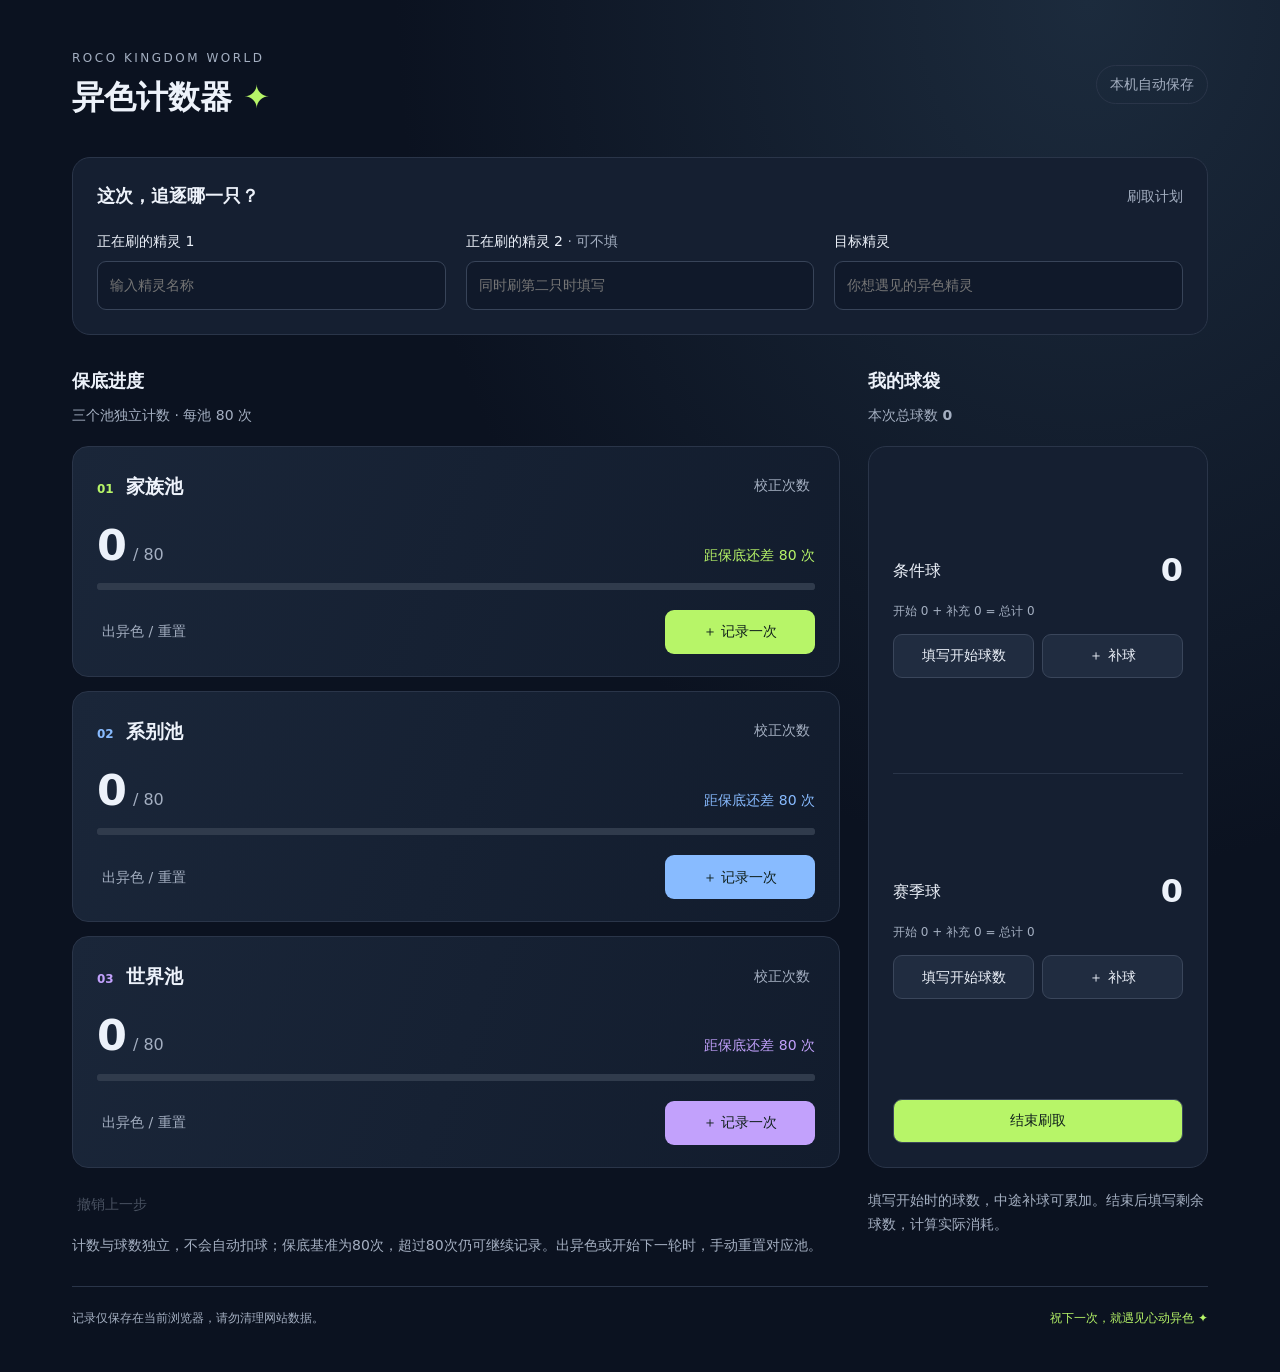
<file: yise-counter/index.html>
<!doctype html><html lang="zh-CN"><head><meta charset="utf-8"><meta name="viewport" content="width=device-width,initial-scale=1"><title>异色计数器 · 洛克王国世界</title><meta name="description" content="记录刷取精灵、球库存和三个池的80次保底进度。"><link rel="icon" href="data:image/svg+xml,%3Csvg xmlns='http://www.w3.org/2000/svg' viewBox='0 0 32 32'%3E%3Crect width='32' height='32' rx='9' fill='%23172235'/%3E%3Cpath d='m16 4 3 9 9 3-9 3-3 9-3-9-9-3 9-3Z' fill='%23b7f568'/%3E%3C/svg%3E"><link rel="stylesheet" href="style.css"></head><body><main><header><div><span class="eyebrow">ROCO KINGDOM WORLD</span><h1>异色计数器 <span>✦</span></h1></div><div class="save" id="save">本机自动保存</div></header><section class="setup panel"><div class="section-title"><h2>这次，追逐哪一只？</h2><span class="small">刷取计划</span></div><div class="fields"><label>正在刷的精灵 1<input id="pet1" placeholder="输入精灵名称" maxlength="40"></label><label>正在刷的精灵 2 <span class="muted">· 可不填</span><input id="pet2" placeholder="同时刷第二只时填写" maxlength="40"></label><label>目标精灵<input id="target" placeholder="你想遇见的异色精灵" maxlength="40"></label></div></section><div class="workspace"><section class="pools-section"><div class="section-title"><h2>保底进度</h2><span class="small">三个池独立计数 · 每池 80 次</span></div><div class="pool-body"><div id="pools"></div><div class="pool-notes"><button id="undo" class="text-button">撤销上一步</button><p class="hint">计数与球数独立，不会自动扣球；保底基准为80次，超过80次仍可继续记录。出异色或开始下一轮时，手动重置对应池。</p></div></div></section><aside><div class="section-title"><h2>我的球袋</h2><span class="small">本次总球数 <b id="total">0</b></span></div><div class="inventory-body"><section class="panel inventory"><div id="balls"></div><div id="result" aria-live="polite"></div><button id="finish" class="primary session-button">结束刷取</button><button id="newSession" class="session-button" hidden>开始新一轮球数记录</button></section><p class="hint inventory-help">填写开始时的球数，中途补球可累加。结束后填写剩余球数，计算实际消耗。</p></div></aside></div><footer>记录仅保存在当前浏览器，请勿清理网站数据。<span>祝下一次，就遇见心动异色 ✦</span></footer></main><div id="toast" role="status" aria-live="polite"></div><dialog id="editor"><form id="editForm"><h2 id="dialogTitle"></h2><p id="dialogText" class="hint"></p><label id="valueLabel">数量<input id="editValue" type="number" min="0" step="1" required></label><div class="dialog-actions"><button type="button" id="cancel">取消</button><button class="primary" type="submit">确认</button></div></form></dialog><dialog id="finishDialog"><form id="finishForm"><h2>结束刷取</h2><p class="hint">实际消耗 = 开始球数 + 中途补球 − 结束剩余球数</p><label>现有条件球<input id="end0" type="number" min="0" step="1" required></label><label>现有赛季球<input id="end1" type="number" min="0" step="1" required></label><p id="finishError" role="alert"></p><div class="dialog-actions"><button type="button" id="cancelFinish">取消</button><button class="primary" type="submit">确认结束</button></div></form></dialog><script src="app.js"></script></body></html>
</file>
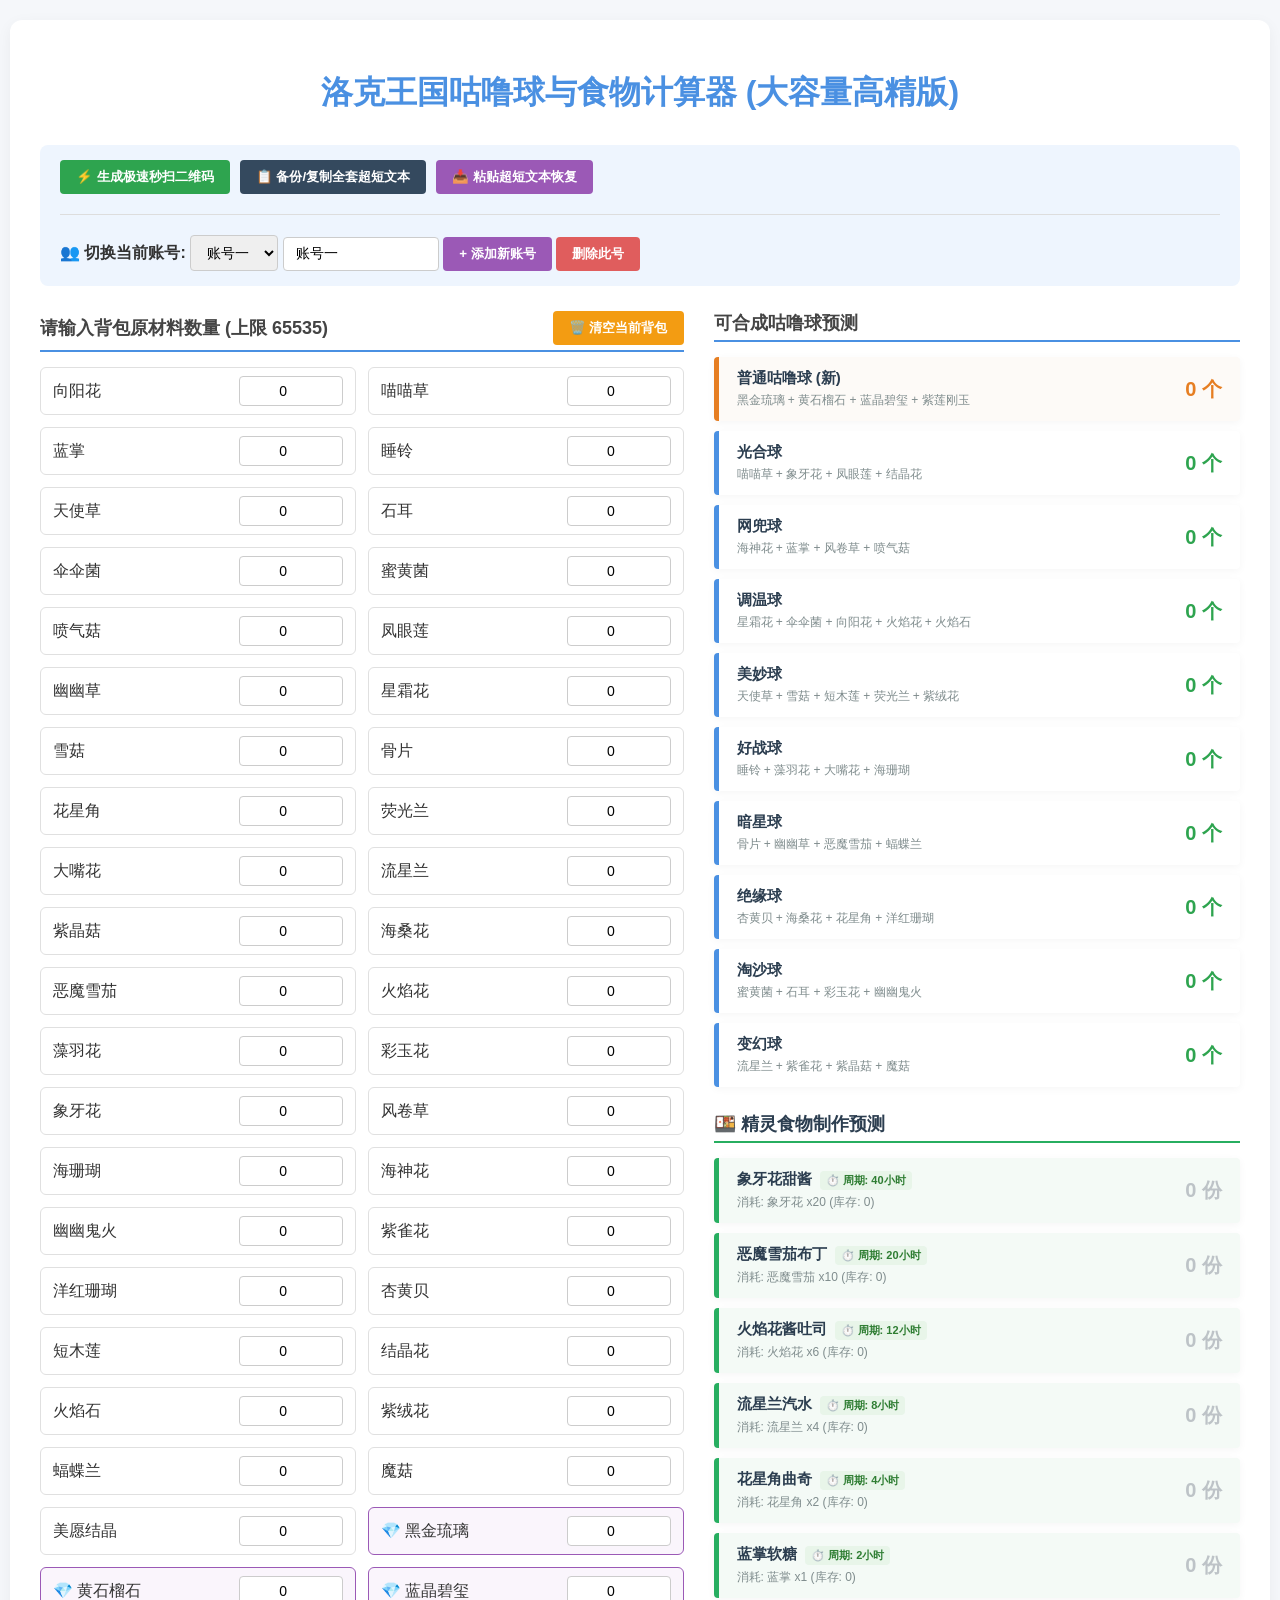
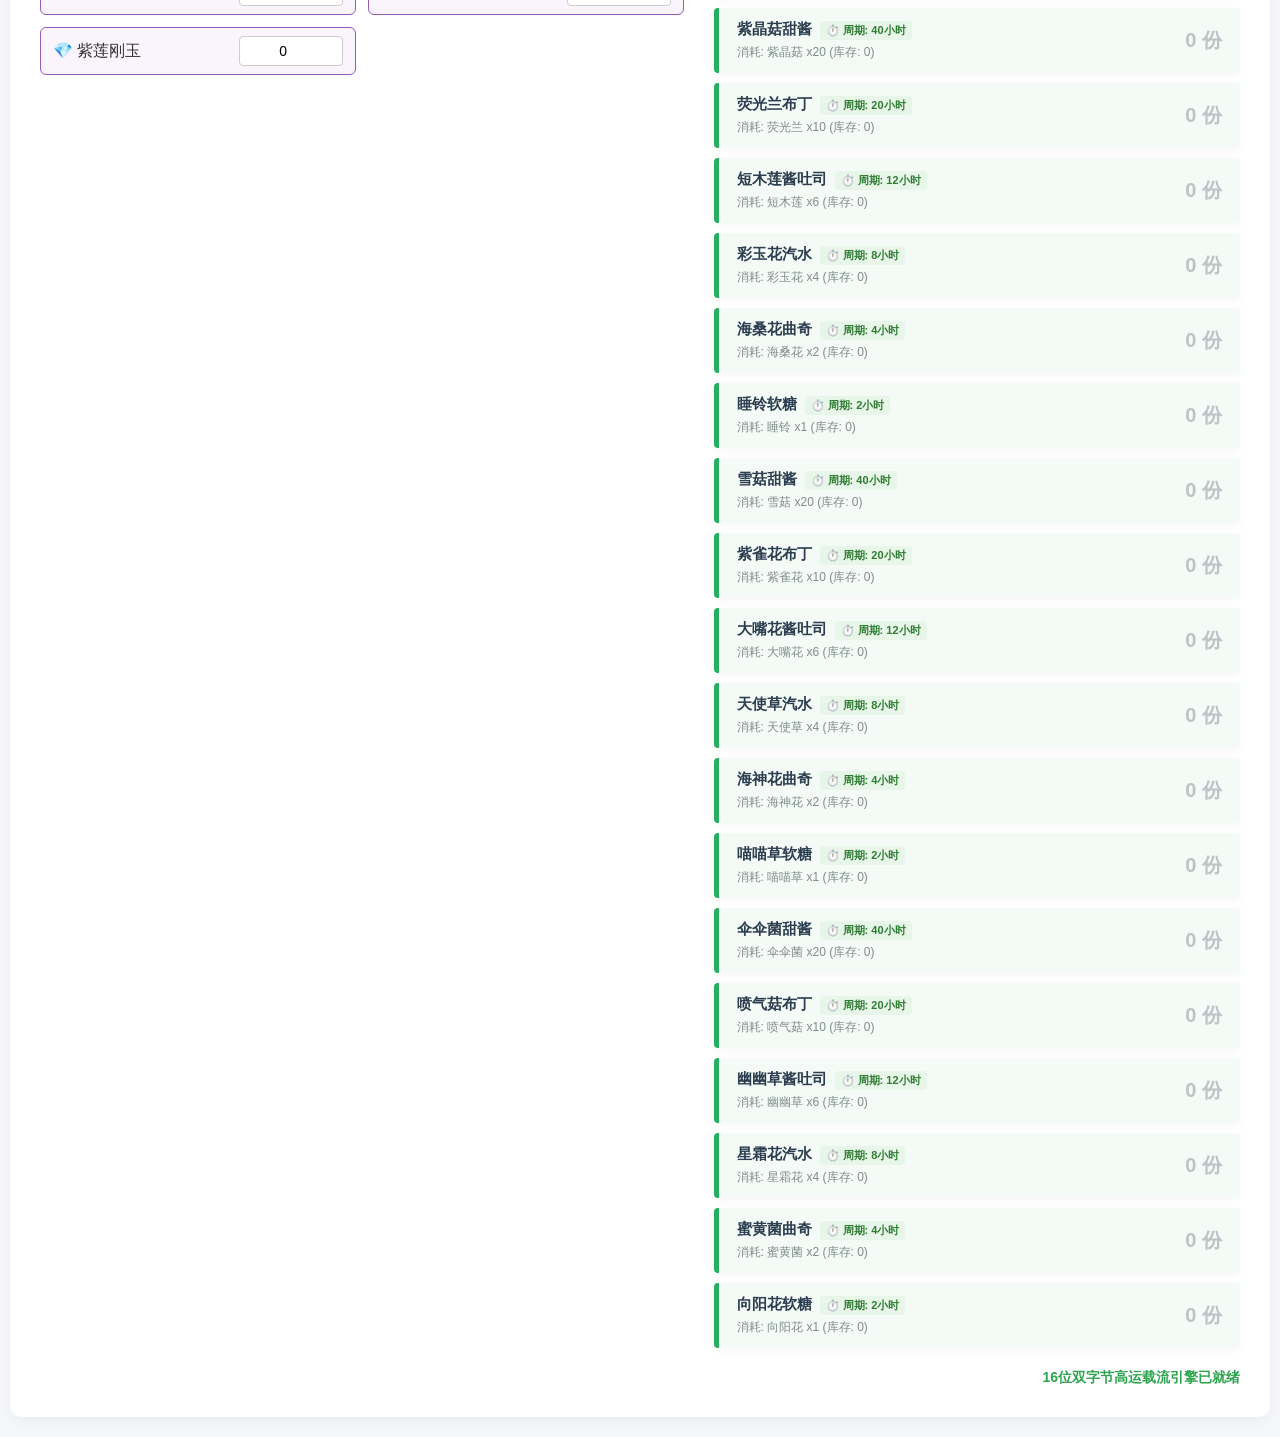
<file: roco_guluqiu.html>
<!DOCTYPE html>
<html lang="zh-CN">
<head>
    <meta charset="UTF-8">
    <meta name="viewport" content="width=device-width, initial-scale=1.0">
    <title>洛克王国计算器 (65535大容量高精版)</title>
    <script src="https://cdn.staticfile.org/qrcodejs/1.0.0/qrcode.min.js"></script>
    <style>
        :root { --primary-color: #4a90e2; --bg-color: #f5f7fa; --card-bg: #ffffff; --text-color: #333; }
        body { font-family: 'Helvetica Neue', Arial, sans-serif; background-color: var(--bg-color); color: var(--text-color); margin: 0; padding: 20px; display: flex; flex-direction: column; align-items: center; }
        .container { max-width: 1200px; width: 100%; background: var(--card-bg); padding: 30px; border-radius: 12px; box-shadow: 0 4px 15px rgba(0,0,0,0.05); }
        h1 { text-align: center; color: var(--primary-color); margin-bottom: 30px; }
        .sync-panel { background: #eef5fe; padding: 15px 20px; border-radius: 8px; margin-bottom: 25px; display: flex; flex-wrap: wrap; gap: 15px; align-items: center; }
        .sync-panel input, .sync-panel select { padding: 8px 12px; border: 1px solid #ccc; border-radius: 4px; font-size: 14px; }
        .btn { background-color: var(--primary-color); color: white; border: none; padding: 8px 16px; border-radius: 4px; cursor: pointer; font-weight: bold; transition: background 0.2s; }
        .btn:hover { background-color: #357abd; }
        .btn-success { background-color: #2ea44f; }
        .btn-success:hover { background-color: #248a3d; }
        .btn-danger { background-color: #e05d5d; }
        .btn-danger:hover { background-color: #c74d4d; }
        .btn-clear { background-color: #f39c12; }
        .btn-clear:hover { background-color: #d68010; }
        
        .modal { display: none; position: fixed; top: 0; left: 0; width: 100%; height: 100%; background: rgba(0,0,0,0.6); justify-content: center; align-items: center; z-index: 999; }
        .modal-content { background: white; padding: 25px; border-radius: 12px; text-align: center; max-width: 90%; width: 340px; }
        #qrcode { display: inline-block; margin: 15px 0; padding: 15px; background: white; border: 1px solid #ddd; border-radius: 8px; }

        .main-content { display: grid; grid-template-columns: 1.1fr 0.9fr; gap: 30px; }
        @media (max-width: 992px) { .main-content { grid-template-columns: 1fr; } }
        .section-header { display: flex; justify-content: space-between; align-items: center; margin-bottom: 15px; padding-bottom: 5px; border-bottom: 2px solid var(--primary-color); }
        .section-title { font-size: 18px; font-weight: bold; color: #444; margin: 0; }
        .grid-inputs { display: grid; grid-template-columns: repeat(2, 1fr); gap: 12px; }
        @media (max-width: 480px) { .grid-inputs { grid-template-columns: 1fr; } }
        .input-group { display: flex; align-items: center; justify-content: space-between; background: #fff; padding: 8px 12px; border-radius: 6px; border: 1px solid #e0e0e0; }
        .input-group input { width: 90px; padding: 6px; border: 1px solid #ccc; border-radius: 4px; text-align: center; font-size: 14px; }
        
        .input-group.mineral { border: 1px solid #9b59b6; background: #faf5fc; }
        
        .ball-card { display: flex; justify-content: space-between; align-items: center; padding: 12px 18px; margin-bottom: 10px; background: #fff; border-left: 5px solid var(--primary-color); border-radius: 4px; box-shadow: 0 2px 8px rgba(0,0,0,0.04); }
        .ball-card.normal-ball { border-left: 5px solid #e67e22; background: #fdfaf7; }
        .ball-name { font-weight: bold; font-size: 15px; color: #2c3e50; }
        .ball-count { font-size: 20px; font-weight: bold; color: #2ea44f; }
        .ball-card.normal-ball .ball-count { color: #e67e22; }
        .ball-mats { font-size: 12px; color: #7f8c8d; margin-top: 4px; }
        
        .ball-card.food-card { border-left: 5px solid #27ae60; background: #f4faf6; }
        .food-badge { display: inline-block; background-color: #e8f5e9; color: #2e7d32; padding: 2px 6px; border-radius: 4px; font-size: 11px; font-weight: bold; margin-left: 8px; }
        .food-count { font-size: 20px; font-weight: bold; color: #27ae60; }
        .food-count.zero { color: #bdc3c7; }

        .status-msg { font-size: 14px; color: #2ea44f; font-weight: bold; }
    </style>
</head>
<body>

<div class="container">
    <h1>洛克王国咕噜球与食物计算器 (大容量高精版)</h1>

    <div class="sync-panel">
        <div style="display: flex; flex-wrap: wrap; gap: 10px; align-items: center; width: 100%;">
            <button class="btn btn-success" onclick="shareCurrentAccountQR()">⚡ 生成极速秒扫二维码</button>
            <button class="btn" style="background-color: #34495e;" onclick="exportAllDataText()">📋 备份/复制全套超短文本</button>
            <button class="btn" style="background-color: #9b59b6;" onclick="importDataText()">📥 粘贴超短文本恢复</button>
        </div>
        <hr style="width: 100%; border: 0; border-top: 1px solid #ddd; margin: 5px 0;">
        <div>
            <label><b>👥 切换当前账号:</b> </label>
            <select id="accountSelect" onchange="switchAccount()"></select>
            <input type="text" id="accountNameInput" placeholder="自定义当前账号名" style="width: 130px;" oninput="updateAccountName()">
            <button class="btn" style="background-color: #9b59b6;" onclick="addNewAccount()">+ 添加新账号</button>
            <button class="btn btn-danger" id="deleteAccBtn" onclick="deleteCurrentAccount()">删除此号</button>
        </div>
    </div>

    <div class="main-content">
        <div>
            <div class="section-header">
                <h2 class="section-title">请输入背包原材料数量 (上限 65535)</h2>
                <button class="btn btn-clear" onclick="clearCurrentMats()">🗑️ 清空当前背包</button>
            </div>
            <div class="grid-inputs" id="matsContainer"></div>
        </div>

        <div>
            <div class="section-header">
                <h2 class="section-title">可合成咕噜球预测</h2>
            </div>
            <div id="resultsContainer"></div>
            
            <div class="section-header" style="margin-top: 25px; border-bottom: 2px solid #27ae60;">
                <h2 class="section-title" style="color: #2c3e50;">🍱 精灵食物制作预测</h2>
            </div>
            <div id="foodResultsContainer"></div>

            <div style="margin-top: 20px; text-align: right;">
                <span id="statusLabel" class="status-msg">16位双字节高运载流引擎已就绪</span>
            </div>
        </div>
    </div>
</div>

<div class="modal" id="qrModal" onclick="closeModal()">
    <div class="modal-content" onclick="event.stopPropagation()">
        <h3 id="qrTitle">📱 手机扫码同步</h3>
        <p style="font-size: 12px; color: #555; margin-bottom: 5px;">容量已跃升至 65535，纯净流无乱码干扰，极速识别：</p>
        <div id="qrcode"></div>
        <br>
        <button class="btn btn-danger" onclick="closeModal()">关闭窗口</button>
    </div>
</div>

<script>
    const ballFormula = {
        "光合球": ["喵喵草", "象牙花", "凤眼莲", "结晶花"],
        "网兜球": ["海神花", "蓝掌", "风卷草", "喷气菇"],
        "调温球": ["星霜花", "伞伞菌", "向阳花", "火焰花", "火焰石"],
        "美妙球": ["天使草", "雪菇", "短木莲", "荧光兰", "紫绒花"],
        "好战球": ["睡铃", "藻羽花", "大嘴花", "海珊瑚"],
        "暗星球": ["骨片", "幽幽草", "恶魔雪茄", "蝠蝶兰"],
        "绝缘球": ["杏黄贝", "海桑花", "花星角", "洋红珊瑚"],
        "淘沙球": ["蜜黄菌", "石耳", "彩玉花", "幽幽鬼火"],
        "变幻球": ["流星兰", "紫雀花", "紫晶菇", "魔菇"]
    };

    const foodFormula = [
        ["象牙花", 20, "象牙花甜酱", "40小时"],
        ["恶魔雪茄", 10, "恶魔雪茄布丁", "20小时"],
        ["火焰花", 6, "火焰花酱吐司", "12小时"],
        ["流星兰", 4, "流星兰汽水", "8小时"],
        ["花星角", 2, "花星角曲奇", "4小时"],
        ["蓝掌", 1, "蓝掌软糖", "2小时"],
        ["紫晶菇", 20, "紫晶菇甜酱", "40小时"],
        ["荧光兰", 10, "荧光兰布丁", "20小时"],
        ["短木莲", 6, "短木莲酱吐司", "12小时"],
        ["彩玉花", 4, "彩玉花汽水", "8小时"],
        ["海桑花", 2, "海桑花曲奇", "4小时"],
        ["睡铃", 1, "睡铃软糖", "2小时"],
        ["雪菇", 20, "雪菇甜酱", "40小时"],
        ["紫雀花", 10, "紫雀花布丁", "20小时"],
        ["大嘴花", 6, "大嘴花酱吐司", "12小时"],
        ["天使草", 4, "天使草汽水", "8小时"],
        ["海神花", 2, "海神花曲奇", "4小时"],
        ["喵喵草", 1, "喵喵草软糖", "2小时"],
        ["伞伞菌", 20, "伞伞菌甜酱", "40小时"],
        ["喷气菇", 10, "喷气菇布丁", "20小时"],
        ["幽幽草", 6, "幽幽草酱吐司", "12小时"],
        ["星霜花", 4, "星霜花汽水", "8小时"],
        ["蜜黄菌", 2, "蜜黄菌曲奇", "4小时"],
        ["向阳花", 1, "向阳花软糖", "2小时"]
    ];

    const allMaterials = [
        "向阳花", "喵喵草", "蓝掌", "睡铃", "天使草", "石耳", "伞伞菌", 
        "蜜黄菌", "喷气菇", "凤眼莲", "幽幽草", "星霜花", "雪菇", "骨片", 
        "花星角", "荧光兰", "大嘴花", "流星兰", "紫晶菇", "海桑花", "恶魔雪茄", 
        "火焰花", "藻羽花", "彩玉花", "象牙花", "风卷草", "海珊瑚", "海神花", 
        "幽幽鬼火", "紫雀花", "洋红珊瑚", "杏黄贝", "短木莲","结晶花", "火焰石", "紫绒花","蝠蝶兰", "魔菇", "美愿结晶",
        "黑金琉璃", "黄石榴石", "蓝晶碧玺", "紫莲刚玉"
    ];

    const targetMinerals = ["黑金琉璃", "黄石榴石", "蓝晶碧玺", "紫莲刚玉"];
    
    let appData = { accounts: [{ id: "acc_" + Date.now(), name: "账号一", mats: {} }], currentId: "" };

    function createEmptyMats() {
        let mats = {}; allMaterials.forEach(m => mats[m] = 0); return mats;
    }
    appData.accounts[0].mats = createEmptyMats();
    appData.currentId = appData.accounts[0].id;

    /* ==================== 🛠️ 全新升级：双字节变长 URL 安全编解码机制 ==================== */
    function safeEncode(rawStr) {
        let base64 = btoa(encodeURIComponent(rawStr));
        return base64.replace(/\+/g, '-').replace(/\//g, '_').replace(/=+$/, '');
    }

    function safeDecode(safeStr) {
        let base64 = safeStr.replace(/-/g, '+').replace(/_/g, '/');
        while (base64.length % 4) { base64 += '='; }
        return decodeURIComponent(atob(base64));
    }

    // 核心改进：pack 阶段每项原材料使用 4 位十六进制进行对齐编码，支持最大 65535
    function packAccountObj(accObj) {
        let hexStream = "";
        allMaterials.forEach(matName => {
            let val = parseInt(accObj.mats[matName]) || 0;
            if (val > 65535) val = 65535; if (val < 0) val = 0;
            hexStream += val.toString(16).padStart(4, '0'); // <-- 关键修改：强行霸占4位，完美对齐
        });
        return `${accObj.id}|${accObj.name}|${hexStream}`;
    }

    // unpack 阶段按每 4 位切块进行无损数值还原
    function unpackAccountStr(accountString) {
        const parts = accountString.split('|');
        if (parts.length >= 3) {
            const accId = parts[0];
            const accName = parts[1];
            const hexStream = parts[2] || "";
            let restoredMats = createEmptyMats();
            for (let i = 0; i < allMaterials.length; i++) {
                const subHex = hexStream.substr(i * 4, 4); // <-- 关键修改：按4位切片读取
                if (subHex) restoredMats[allMaterials[i]] = parseInt(subHex, 16) || 0;
            }
            return { id: accId, name: accName, mats: restoredMats };
        }
        return null;
    }

    /* ===================================================================== */

    window.onload = function() {
        const urlParams = new URLSearchParams(window.location.search);
        const compactParam = urlParams.get('c');
        const localData = localStorage.getItem('lk_gist_data');
        if(localData) { try { appData = JSON.parse(localData); } catch(e){} }

        if (compactParam) {
            try {
                const decodedStr = safeDecode(compactParam);
                const incomingAccount = unpackAccountStr(decodedStr);
                if (incomingAccount) {
                    const idx = appData.accounts.findIndex(a => a.id === incomingAccount.id);
                    if (idx !== -1) appData.accounts[idx] = incomingAccount;
                    else appData.accounts.push(incomingAccount);
                    appData.currentId = incomingAccount.id;
                    saveToLocalCache();
                    window.history.replaceState({}, document.title, window.location.pathname);
                    alert(`🎉 65535大容量同步成功：账号【${incomingAccount.name}】已完美融入！`);
                }
            } catch(e) { alert("同步失败，可能是旧版不兼容，请使用新版对敲同步。"); }
        }
        renderMaterialsInput();
        refreshAccountSelectUI();
    };

    function renderMaterialsInput() {
        const container = document.getElementById('matsContainer'); container.innerHTML = '';
        allMaterials.forEach(mat => {
            const div = document.createElement('div');
            const isMineral = targetMinerals.includes(mat);
            div.className = isMineral ? 'input-group mineral' : 'input-group';
            // 核心改进：去掉了 max="255"，上限变更为大容量的 65535
            div.innerHTML = `<label>${isMineral ? '💎 ' : ''}${mat}</label><input type="number" min="0" max="65535" id="mat-${mat}" value="0" oninput="onInputValueChange('${mat}')">`;
            container.appendChild(div);
        });
    }

    function getCurrentAccountObj() { return appData.accounts.find(a => a.id === appData.currentId) || appData.accounts[0]; }
    
    function onInputValueChange(matName) {
        const currentAcc = getCurrentAccountObj();
        let val = parseInt(document.getElementById(`mat-${matName}`).value) || 0;
        if(val > 65535) val = 65535; // 限制至大容量上限
        currentAcc.mats[matName] = val;
        calculateAllOutputs(); saveToLocalCache();
    }

    function calculateAllOutputs() {
        const currentAcc = getCurrentAccountObj();
        
        /* 1. 咕噜球预测计算区 */
        const ballContainer = document.getElementById('resultsContainer'); ballContainer.innerHTML = '';
        let totalMineralsSum = 0;
        targetMinerals.forEach(m => { totalMineralsSum += (parseInt(currentAcc.mats[m]) || 0); });

        const normalCard = document.createElement('div');
        normalCard.className = 'ball-card normal-ball';
        normalCard.innerHTML = `<div><div class="ball-name">普通咕噜球 (新)</div><div class="ball-mats">${targetMinerals.join(' + ')}</div></div><div class="ball-count">${totalMineralsSum} 个</div>`;
        ballContainer.appendChild(normalCard);

        Object.keys(ballFormula).forEach(ball => {
            const requirements = ballFormula[ball]; let totalSum = 0;
            requirements.forEach(m => {
                let count = parseInt(currentAcc.mats[m]); if (!isNaN(count) && count > 0) totalSum += count;
            });
            const card = document.createElement('div');
            card.className = 'ball-card';
            card.innerHTML = `<div><div class="ball-name">${ball}</div><div class="ball-mats">${requirements.join(' + ')}</div></div><div class="ball-count">${totalSum} 个</div>`;
            ballContainer.appendChild(card);
        });

        /* 2. 精灵食物预测计算区 */
        const foodContainer = document.getElementById('foodResultsContainer'); foodContainer.innerHTML = '';
        foodFormula.forEach(([matName, cost, foodName, cycle]) => {
            const currentStock = parseInt(currentAcc.mats[matName]) || 0;
            const foodCount = Math.floor(currentStock / cost);
            
            const card = document.createElement('div');
            card.className = 'ball-card food-card';
            card.innerHTML = `
                <div>
                    <div class="ball-name">${foodName}<span class="food-badge">⏱️ 周期: ${cycle}</span></div>
                    <div class="ball-mats">消耗: ${matName} x${cost} (库存: ${currentStock})</div>
                </div>
                <div class="food-count ${foodCount === 0 ? 'zero' : ''}">${foodCount} 份</div>
            `;
            foodContainer.appendChild(card);
        });
    }

    function refreshAccountSelectUI() {
        const select = document.getElementById('accountSelect'); select.innerHTML = '';
        appData.accounts.forEach(acc => {
            const opt = document.createElement('option'); opt.value = acc.id; opt.text = acc.name;
            if(acc.id === appData.currentId) opt.selected = true;
            select.appendChild(opt);
        });
        document.getElementById('deleteAccBtn').disabled = (appData.accounts.length <= 1);
        applyAccountDataToUI();
    }

    function switchAccount() { appData.currentId = document.getElementById('accountSelect').value; refreshAccountSelectUI(); saveToLocalCache(); }
    function updateAccountName() {
        const newName = document.getElementById('accountNameInput').value.trim();
        const currentAcc = getCurrentAccountObj(); currentAcc.name = newName || "未命名账号";
        document.getElementById('accountSelect').options[document.getElementById('accountSelect').selectedIndex].text = currentAcc.name;
        saveToLocalCache();
    }
    function addNewAccount() {
        const newAcc = { id: "acc_" + Date.now(), name: "账号 " + (appData.accounts.length + 1), mats: createEmptyMats() };
        appData.accounts.push(newAcc); appData.currentId = newAcc.id; refreshAccountSelectUI(); saveToLocalCache();
    }
    function deleteCurrentAccount() {
        if(appData.accounts.length <= 1) return;
        if(!confirm("确定要删除当前账号吗？")) return;
        appData.accounts.splice(appData.accounts.findIndex(a => a.id === appData.currentId), 1);
        appData.currentId = appData.accounts[0].id; refreshAccountSelectUI(); saveToLocalCache();
    }
    function clearCurrentMats() {
        if(!confirm("确定清空吗？")) return;
        const currentAcc = getCurrentAccountObj();
        allMaterials.forEach(m => { currentAcc.mats[m] = 0; document.getElementById(`mat-${m}`).value = 0; });
        calculateAllOutputs(); saveToLocalCache();
    }
    function applyAccountDataToUI() {
        const currentAcc = getCurrentAccountObj();
        document.getElementById('accountNameInput').value = currentAcc.name;
        allMaterials.forEach(m => { document.getElementById(`mat-${m}`).value = currentAcc.mats[m] || 0; });
        calculateAllOutputs();
    }
    function saveToLocalCache() { localStorage.setItem('lk_gist_data', JSON.stringify(appData)); }

    function shareCurrentAccountQR() {
        const currentAcc = getCurrentAccountObj();
        const compactCode = safeEncode(packAccountObj(currentAcc));
        const baseUrl = window.location.protocol + '//' + window.location.host + window.location.pathname;
        document.getElementById("qrcode").innerHTML = "";
        document.getElementById("qrTitle").innerText = `📱 同步账号: ${currentAcc.name}`;
        document.getElementById("qrModal").style.display = "flex";

        // 由于16位位流稍微增加了一点体积，我们将容错修正级别设为高敏捷级别 M，格子分布将依然十分清爽，便于快速读取
        new QRCode(document.getElementById("qrcode"), {
            text: baseUrl + "?c=" + compactCode,
            width: 220, height: 220, colorDark : "#000000", colorLight : "#ffffff",
            correctLevel : QRCode.CorrectLevel.M
        });
    }

    function closeModal() { document.getElementById("qrModal").style.display = "none"; }

    function exportAllDataText() {
        let allPackedArray = []; appData.accounts.forEach(acc => { allPackedArray.push(packAccountObj(acc)); });
        const finalBookStr = allPackedArray.join('#');
        const ultraShortText = safeEncode(finalBookStr);
        const temp = document.createElement("textarea"); temp.value = ultraShortText; document.body.appendChild(temp);
        temp.select(); document.execCommand("copy"); document.body.removeChild(temp);
        alert("📋 【大容量安全短码】已复制！单物料上限已全解锁（至 65535）。");
    }

    function importDataText() {
        const code = prompt("请粘贴十六进制全本备份文本："); if(!code || code.trim() === "") return;
        try {
            const rawBookStr = safeDecode(code.trim()); const accountRawList = rawBookStr.split('#');
            let importedAccounts = []; let lastId = "";
            accountRawList.forEach(accStr => {
                const unpacked = unpackAccountStr(accStr); if (unpacked) { importedAccounts.push(unpacked); lastId = unpacked.id; }
            });
            if (importedAccounts.length > 0) {
                appData.accounts = importedAccounts; appData.currentId = lastId;
                refreshAccountSelectUI(); saveToLocalCache(); alert(`🎉 大容量版本解析成功！成功还原 ${importedAccounts.length} 个账号的大数值背包数据！`);
            } else { alert("文本解析失败。"); }
        } catch(e) { alert("解析失败！如果您跨版本传输了之前的255旧版文本，由于对齐位数改变（从2位变4位），请刷新并在两端统一使用本高精版重新导出。"); }
    }
</script>
</body>
</html>
</file>
<file: yise-counter/style.css>
:root{color-scheme:dark;--bg:#0b1220;--panel:#151f31;--line:#2a3549;--text:#edf2fa;--muted:#a4afc1;--green:#b7f568}*{box-sizing:border-box}body{margin:0;background:radial-gradient(ellipse at 85% 0,#1c2b3d 0,transparent 45%),var(--bg);color:var(--text);font:16px/1.6 system-ui,-apple-system,"Segoe UI",sans-serif}main{max-width:1200px;margin:auto;padding:44px 32px}header,.section-title,.pool-top,.pool-bottom,.ball-head,.dialog-actions{display:flex;align-items:center;justify-content:space-between;gap:12px}header{margin-bottom:32px}.eyebrow{font-size:12px;letter-spacing:2.5px;color:var(--muted)}h1{font-size:32px;line-height:1.3;margin:7px 0}h1 span{color:var(--green)}h2{font-size:18px;margin:0}.save{font-size:14px;border:1px solid var(--line);border-radius:24px;padding:7px 13px;color:var(--muted)}.panel{border:1px solid var(--line);background:var(--panel);border-radius:18px;padding:24px}.section-title{margin-bottom:19px}.small,.muted,.hint{color:var(--muted);font-size:14px}.fields{display:grid;grid-template-columns:1fr 1fr 1fr;gap:20px}label{font-size:14px;display:block}input{width:100%;margin-top:9px;border:1px solid #384459;border-radius:9px;padding:12px;background:#10192a;color:var(--text);font:inherit;min-width:0}input:focus{outline:2px solid var(--green);outline-offset:2px}.workspace{display:grid;grid-template-columns:minmax(0,1fr) 340px;gap:28px;margin-top:32px}.pool{border:1px solid var(--line);border-radius:16px;padding:22px 24px;margin-bottom:14px;background:linear-gradient(110deg,#1a2639,#121c2d)}.pool:nth-child(2){--accent:#88bbff}.pool:nth-child(3){--accent:#c2a1fc}.pool{--accent:var(--green)}.pool-name{font-size:19px;font-weight:650}.pool-index{color:var(--accent);font-size:12px;margin-right:12px;font-weight:600}.pool-top .text-button{font-size:14px}.progress-row{display:flex;align-items:baseline;justify-content:space-between;margin:12px 0 8px;gap:12px}.count{font-size:43px;line-height:1.4;letter-spacing:-1px;font-weight:650;font-variant-numeric:tabular-nums}.count small{font-size:16px;letter-spacing:0;color:var(--muted);font-weight:400;margin-left:7px}.remaining{font-size:14px;color:var(--accent)}progress{display:block;width:100%;height:7px;border:0;border-radius:10px;background:#303b4c;accent-color:var(--accent);margin-bottom:20px}progress::-webkit-progress-bar{background:#303b4c;border-radius:10px}progress::-webkit-progress-value{background:var(--accent);border-radius:10px}.pool-bottom .primary{background:var(--accent);color:#10201c;border:0;min-width:150px}.pool-bottom{flex-wrap:wrap}button{cursor:pointer;border:1px solid #3a465b;background:#202c40;color:var(--text);font:500 14px/1.4 system-ui;border-radius:9px;padding:11px 16px;min-height:44px;transition:filter .15s}button:hover{filter:brightness(1.13)}button:focus-visible{outline:2px solid var(--green);outline-offset:3px}button:disabled{opacity:.4;cursor:not-allowed}.text-button{border:none;background:none;color:var(--muted);padding:5px;min-height:34px}.primary{background:var(--green);color:#10201c}.hint{margin:0 0 20px}.inventory .section-title{margin-bottom:10px}.ball{padding:18px 0;border-top:1px solid var(--line)}.ball:last-child{padding-bottom:0}.ball-head label{display:flex;align-items:center;gap:9px;font-size:16px;cursor:pointer}.ball-head input{width:18px;height:18px;margin:0;accent-color:var(--green)}.stock{font-size:32px;font-weight:650;line-height:1.4}.ball-stats{font-size:12px;color:var(--muted);margin:9px 0 13px}.ball-actions{display:flex;gap:8px}.ball-actions button{flex:1}.record{margin-top:20px}.record .section-title{margin-bottom:10px}.log{font-size:14px;padding:12px 0;border-bottom:1px solid var(--line)}.log:last-child{border:0}.log time{display:block;color:var(--muted);font-size:12px;margin-top:3px}.empty{font-size:14px;color:var(--muted);padding:10px 0}footer{display:flex;justify-content:space-between;gap:16px;border-top:1px solid var(--line);padding-top:22px;margin-top:30px;font-size:12px;color:var(--muted)}footer span{color:var(--green)}#toast{position:fixed;bottom:28px;left:50%;transform:translateX(-50%);background:var(--green);color:#12221b;border-radius:10px;padding:12px 22px;box-shadow:0 8px 30px #0006;display:none;max-width:90vw;z-index:10}dialog{background:var(--panel);color:var(--text);border:1px solid var(--line);border-radius:18px;padding:28px;width:400px;max-width:90vw}dialog::backdrop{background:#0009}dialog h2{margin-bottom:12px}.dialog-actions{justify-content:flex-end;margin-top:24px}@media(max-width:850px){main{padding:28px 20px}.workspace{grid-template-columns:minmax(0,1.2fr) minmax(0,1fr);gap:18px}aside{min-width:0}.record{margin:0}.fields{gap:12px}.pool-bottom .primary{min-width:160px}}@media(max-width:580px){main{padding:24px 16px}h1{font-size:27px}.save{font-size:12px;padding:5px 8px}.eyebrow{font-size:10px;letter-spacing:1.5px}.fields{grid-template-columns:1fr}.panel{padding:20px}.section-title{flex-wrap:wrap}.workspace{margin-top:24px;gap:24px}aside{display:block}.record{margin-top:16px}.pool{padding:20px}.count{font-size:40px}footer{display:block}footer span{display:block;margin-top:8px}.small{font-size:13px}header{gap:6px}.inventory .hint{margin-bottom:10px}}

.session-button{width:100%;margin-top:16px}.session-result{border-top:1px solid var(--line);margin-top:20px;padding-top:20px}.session-result h2{color:var(--green)}.session-result p{font-size:14px;margin:8px 0}#finishError{color:#ffb7b7;font-size:14px}#finishForm label{margin-top:14px}[hidden]{display:none!important}

.workspace{align-items:start}.pools-section,aside{min-width:0}.progress-row{flex-wrap:wrap}.count{overflow-wrap:anywhere}.ball-head{flex-wrap:wrap}.stock{overflow-wrap:anywhere}.inventory .section-title{flex-wrap:wrap}@media(max-width:580px){main{padding:20px 10px}.workspace{grid-template-columns:minmax(0,1fr) minmax(0,1fr);gap:10px}.pool,.inventory{padding:12px}.pool-top{flex-wrap:wrap;gap:4px}.pool-name{font-size:16px}.pool-index{margin-right:5px}.count{font-size:32px}.pool-bottom .primary{min-width:0;width:100%;padding:10px 4px}.pool-bottom{gap:6px}.ball-actions{flex-direction:column}.ball-actions button{padding:10px 5px}.remaining{font-size:14px}.stock{font-size:28px}.inventory h2,.pools-section h2{font-size:17px}.ball-stats{font-size:13px;overflow-wrap:anywhere}.session-button{padding:10px 6px}.count small{margin-left:3px}.pools-section>.section-title{align-items:flex-start;gap:6px}}

/* Shared heading row keeps both card tops aligned even when text wraps. */
.workspace{row-gap:20px}.workspace>.pools-section,.workspace>aside{display:contents}.workspace>.pools-section>.section-title{grid-column:1;grid-row:1}.workspace>aside>.section-title{grid-column:2;grid-row:1}.workspace>.pools-section>.section-title,.workspace>aside>.section-title{display:flex;flex-direction:column;align-items:flex-start;justify-content:flex-start;gap:8px;margin:0;min-width:0}.pool-body{grid-column:1;grid-row:2;min-width:0}.inventory-body{grid-column:2;grid-row:2;min-width:0}.inventory .ball:first-child{border-top:0;padding-top:0}.inventory-help{margin:16px 0 0;line-height:1.75}.pool-body>.hint{margin-top:12px}.workspace .section-title .small{overflow-wrap:anywhere}@media(max-width:580px){.workspace{row-gap:18px}.workspace>.pools-section>.section-title,.workspace>aside>.section-title{gap:8px}.inventory-help{margin-top:14px;font-size:14px}}

/* Both columns share the card row and the notes row. */
.workspace .pool-body,.workspace .inventory-body{display:contents}
#pools{grid-column:1;grid-row:2;display:grid;grid-template-rows:repeat(3,minmax(min-content,1fr));gap:14px;min-width:0;align-self:stretch}
#pools .pool{margin:0;display:flex;flex-direction:column}
#pools .pool-bottom{margin-top:auto}
.workspace .inventory{grid-column:2;grid-row:2;align-self:stretch;display:flex;flex-direction:column;min-width:0}
.inventory #balls{flex:1;display:flex;flex-direction:column}
.inventory .ball{flex:1;display:flex;flex-direction:column;justify-content:center}
.inventory #finish{margin-top:22px}
.pool-notes{grid-column:1;grid-row:3;min-width:0}
.workspace .inventory-help{grid-column:2;grid-row:3;margin:0;min-width:0}
.pool-notes>.hint{margin:12px 0 0}
@media(max-width:580px){#pools{gap:14px}.inventory .ball{padding-top:22px;padding-bottom:22px}.inventory .ball:first-child{padding-top:0}.inventory .ball:last-child{padding-bottom:0}}

.session-result .achievement{margin-top:18px;padding-top:16px;border-top:1px solid var(--line);color:var(--green);font-size:16px;line-height:1.8;overflow-wrap:anywhere}
</file>
